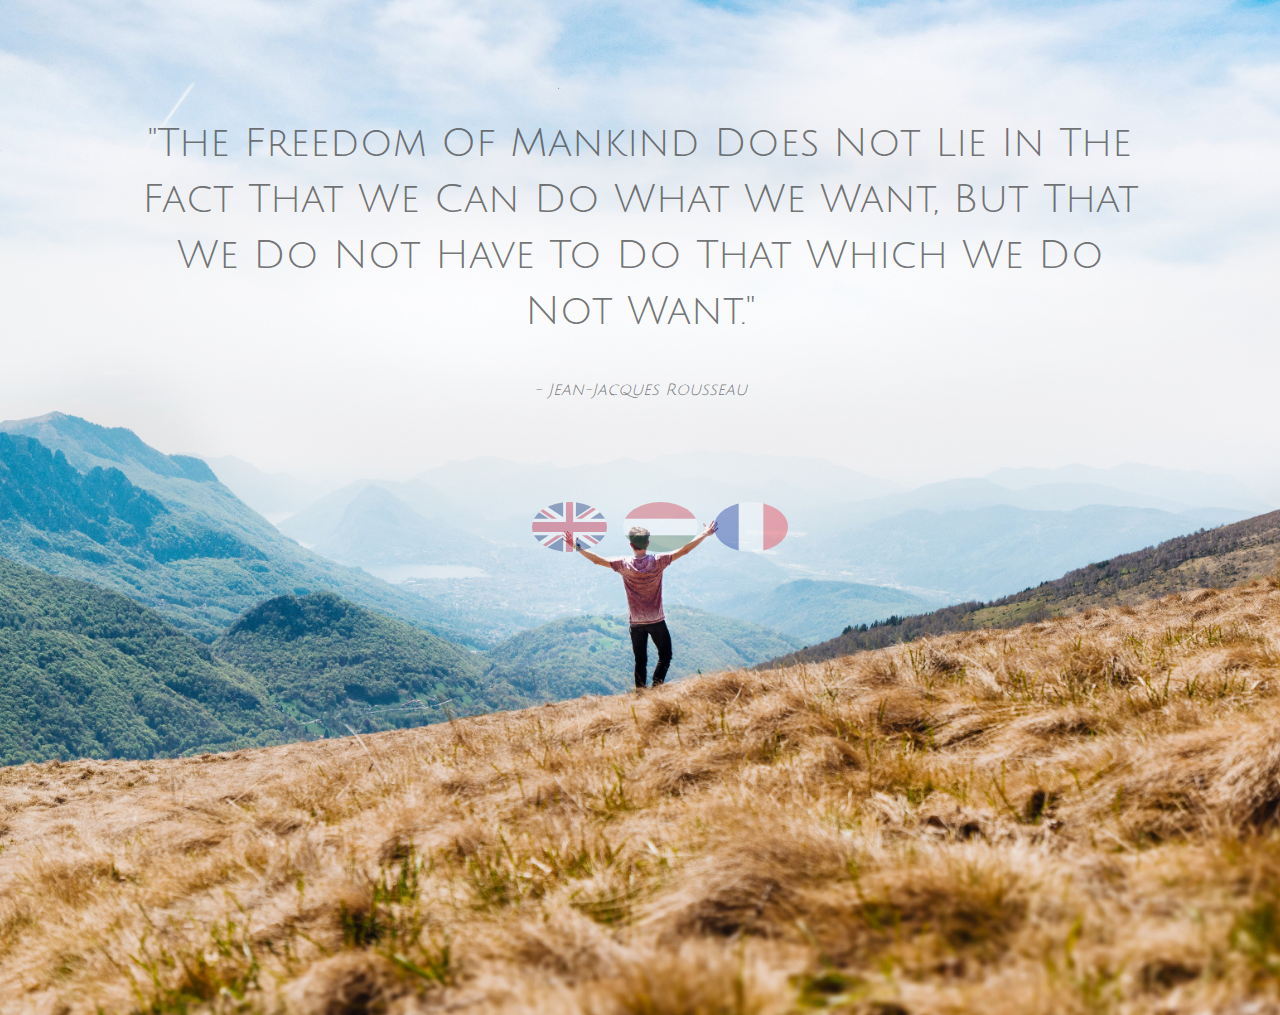
<file: index.html>
<!DOCTYPE html>
<html lang="en">
<head>
  <meta charset="utf-8">
  <title>Freedom</title>
  <meta name="viewport" content="width=device-width, initial-scale=1">
  <link rel="shortcut icon" type="image/jpg" href="assets/favicon-eng.ico"/>
  <link rel="stylesheet" type="text/css" href="main.css">
  <link rel="preconnect" href="https://fonts.gstatic.com">
  <link href="https://fonts.googleapis.com/css2?family=Julius+Sans+One&display=swap" rel="stylesheet">
</head>
<body>
  <div class="tarolo">
    <p class="idezet">"The freedom of Mankind does not lie in the fact that we can do what we want, but that we do not have to do that which we do not want."</p>
    <p class="mondta">- Jean-Jacques Rousseau</p>
    <section class="nyelv">
      <ul>
        <li><a href="index.html" title="english"><img src="assets/flag-eng.png" alt="flag-eng"></a></li>
        <li><a href="index-hu.html" title="magyar"><img src="assets/flag-hun.png" alt="flag-hun"></a></li>
        <li><a href="index-fr.html" title="français"><img src="assets/flag-fra.png" alt="flag-fra"></a></li>
      </ul>
    </section>
  </div>
</body>
</html>
</file>
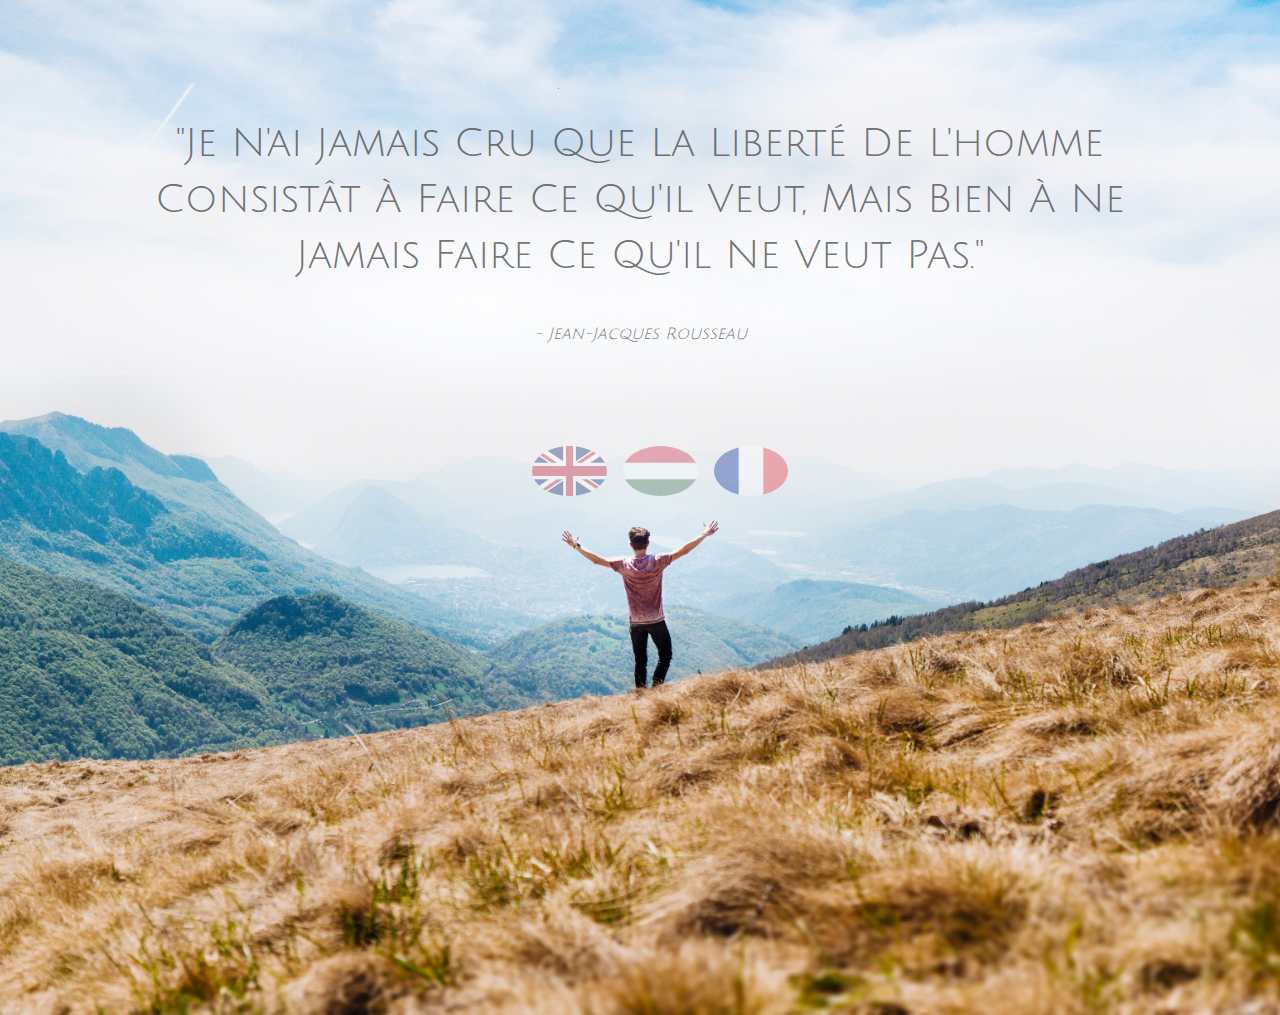
<file: index-fr.html>
<!DOCTYPE html>
<html lang="en">
<head>
  <meta charset="utf-8">
  <title>Liberté</title>
  <meta name="viewport" content="width=device-width, initial-scale=1">
  <link rel="shortcut icon" type="image/jpg" href="assets/favicon-fra.ico"/>
  <link rel="stylesheet" type="text/css" href="main.css">
  <link rel="preconnect" href="https://fonts.gstatic.com">
  <link href="https://fonts.googleapis.com/css2?family=Julius+Sans+One&display=swap" rel="stylesheet">
</head>
<body>
  <div class="tarolo">
    <p class="idezet">"Je n'ai jamais cru que la liberté de l'homme consistât à faire ce qu'il veut, mais bien à ne jamais faire ce qu'il ne veut pas."</p>
    <p class="mondta">- Jean-Jacques Rousseau</p>
    <section class="nyelv">
      <ul>
        <li><a href="index.html" title="english"><img src="assets/flag-eng.png" alt="flag-eng"></a></li>
        <li><a href="index-hu.html" title="magyar"><img src="assets/flag-hun.png" alt="flag-hun"></a></li>
        <li><a href="index-fr.html" title="français"><img src="assets/flag-fra.png" alt="flag-fra"></a></li>
      </ul>
    </section>
  </div>
</body>
</html>
</file>
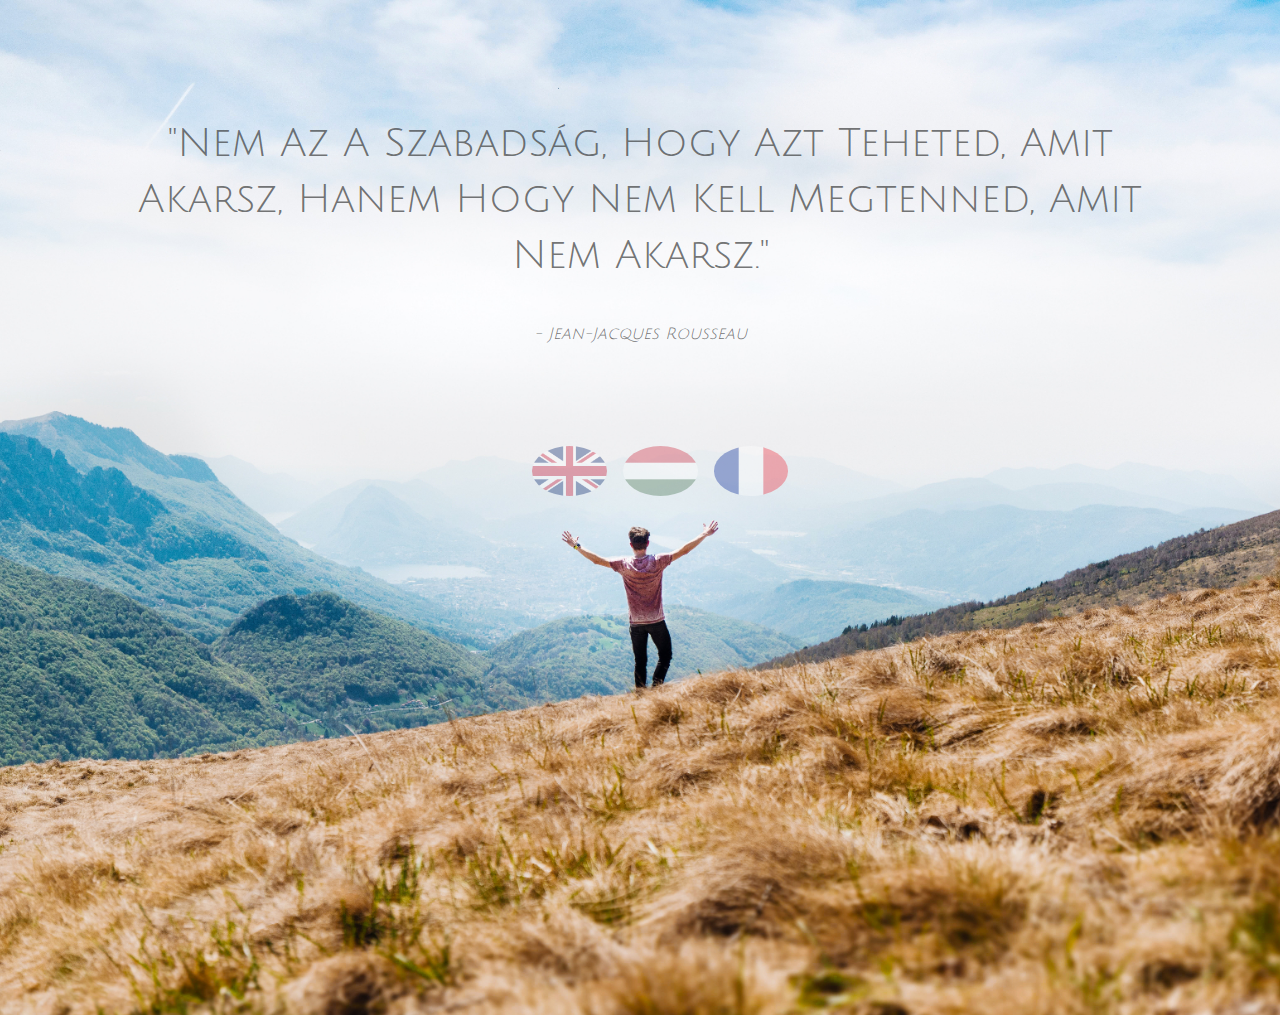
<file: index-hu.html>
<!DOCTYPE html>
<html lang="en">
<head>
  <meta charset="utf-8">
  <title>Szabadság</title>
  <meta name="viewport" content="width=device-width, initial-scale=1">
  <link rel="shortcut icon" type="image/jpg" href="assets/favicon-hun.ico"/>
  <link rel="stylesheet" type="text/css" href="main.css">
  <link rel="preconnect" href="https://fonts.gstatic.com">
  <link href="https://fonts.googleapis.com/css2?family=Julius+Sans+One&display=swap" rel="stylesheet">
</head>
<body>
  <div class="tarolo">
    <p class="idezet">"Nem az a szabadság, hogy azt teheted, amit akarsz, hanem hogy nem kell megtenned, amit nem akarsz."</p>
    <p class="mondta">- Jean-Jacques Rousseau</p>
    <section class="nyelv">
      <ul>
        <li><a href="index.html" title="english"><img src="assets/flag-eng.png" alt="flag-eng"></a></li>
        <li><a href="index-hu.html" title="magyar"><img src="assets/flag-hun.png" alt="flag-hun"></a></li>
        <li><a href="index-fr.html" title="français"><img src="assets/flag-fra.png" alt="flag-fra"></a></li>
      </ul>
    </section>
  </div>
</body>
</html>
</file>
<file: main.css>
/* belső és külső margó, betűtípus beállítása */
html, body {
  margin: 0;
  padding: 0;
  font-family: 'Julius Sans One', sans-serif;
}
/* háttér magasság beállítása a mindenkori ablakmérethez, teljes szélesség, háttér nem ismétlődik és középre igazítva*/
body {
  height: 100vh;
  width: 100%;
  background: url('assets/freedom.jpg') no-repeat center;
  background-size: cover;
  line-height: 1.4;
  display: block;
}

/* bal és jobb belső margó és külső argó szélesség beállítása, betűszín és szövegigazítás */
.tarolo {
  padding-left: 10%;
  padding-right: 10%;
  margin-top: 9%;
  color: rgba(58, 59, 59, 0.712);
  text-align: center;
}

/* betűméret, stílus átalakítása */
.idezet {
  font-size: 40px;
  text-transform: capitalize ;
}

/* betűstílus */
.mondta {
  font-style: italic;
}

/* a nyelvválasztást segítő felsorolásból elrejtettem a bulletpontokat, szóközt és térközt állítottam be*/
ul {
  list-style-type: none;
  word-spacing: 10px;
  margin-top: 100px;
}

/* a listaelemek egymás mellett jelennek meg */
li {
  display: inline;
}

/* a lista képi elemeinek méretét beállítottam, lekerekítettem a képek sarkait, áttetszőség mértékét állítottam be */
img {
  height: 50px;
  width: auto;
  border-radius: 50%;
  filter: opacity(36%);
}

/* a lista képei elemei fölé állva szürkeárnyaltos megjelenítés */
img:hover {
  filter: grayscale(10%)
}
</file>
